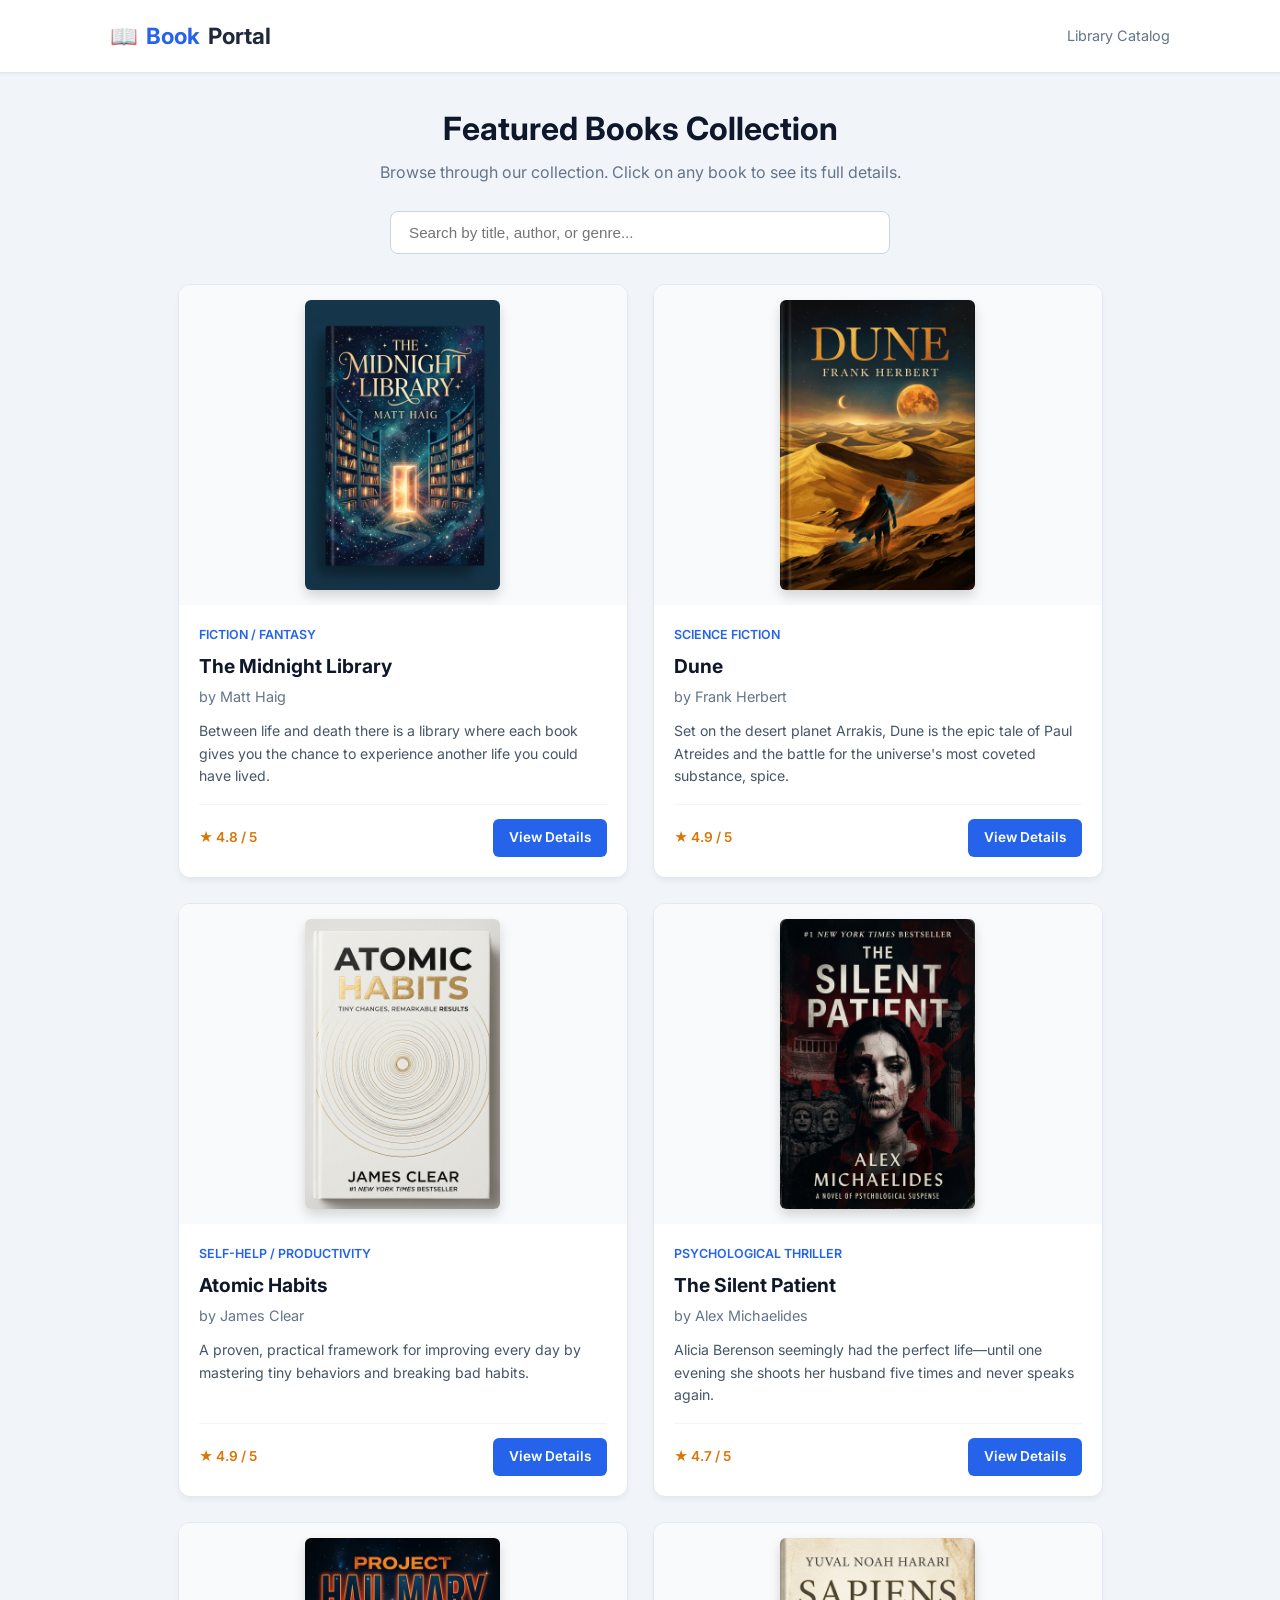
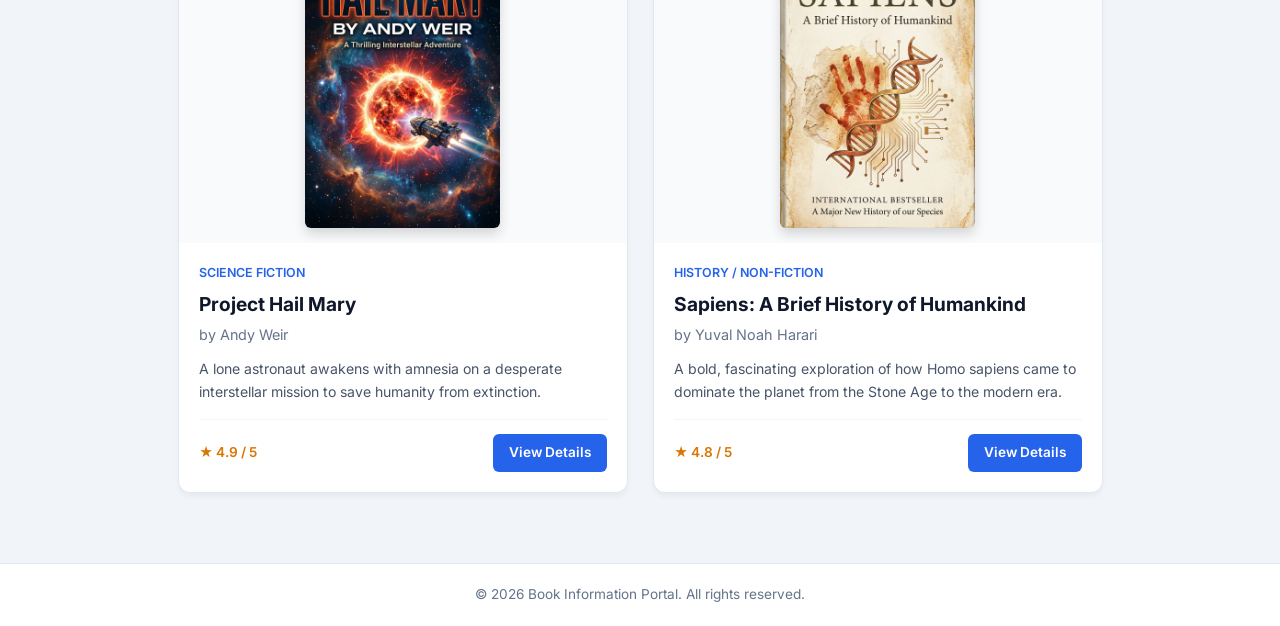
<file: index.html>
<!DOCTYPE html>
<html lang="en">
<head>
  <meta charset="UTF-8">
  <meta name="viewport" content="width=device-width, initial-scale=1.0">
  <title>Book Information Portal</title>
  <link rel="stylesheet" href="style.css">
</head>
<body>

  <!-- Header -->
  <header>
    <div class="header-container">
      <a href="index.html" class="logo">
        📖 <span>Book</span>Portal
      </a>
      <nav>
        <span style="color: #64748b; font-size: 0.9rem;">Library Catalog</span>
      </nav>
    </div>
  </header>

  <!-- Main Content -->
  <main class="container">
    <section class="intro">
      <h1>Featured Books Collection</h1>
      <p>Browse through our collection. Click on any book to see its full details.</p>
    </section>

    <!-- Search Input -->
    <div class="search-box">
      <input type="text" id="searchInput" placeholder="Search by title, author, or genre...">
    </div>

    <!-- Books List Grid -->
    <div class="books-grid" id="booksContainer">
      <!-- Book cards dynamically inserted here -->
    </div>
  </main>

  <!-- Footer -->
  <footer>
    <p>&copy; 2026 Book Information Portal. All rights reserved.</p>
  </footer>

  <!-- Scripts -->
  <script src="books.js"></script>
  <script>
    const container = document.getElementById('booksContainer');
    const searchInput = document.getElementById('searchInput');

    // Function to render books
    function displayBooks(booksList) {
      if (booksList.length === 0) {
        container.innerHTML = `
          <div style="grid-column: 1 / -1; text-align: center; padding: 40px; color: #64748b;">
            <p>No books found matching your search.</p>
          </div>
        `;
        return;
      }

      container.innerHTML = booksList.map(book => `
        <div class="book-card">
          <div class="card-img-wrap">
            <img src="${book.cover}" alt="${book.title} Cover">
          </div>
          <div class="card-body">
            <span class="card-genre">${book.genre}</span>
            <h2 class="card-title">${book.title}</h2>
            <div class="card-author">by ${book.author}</div>
            <p class="card-desc">${book.description}</p>
            <div class="card-footer">
              <span class="card-rating">★ ${book.rating}</span>
              <a href="book-details.html?id=${book.id}" class="btn-details">View Details</a>
            </div>
          </div>
        </div>
      `).join('');
    }

    // Initial render
    displayBooks(books);

    // Live search filter
    searchInput.addEventListener('input', (e) => {
      const term = e.target.value.toLowerCase().trim();
      const filtered = books.filter(b => 
        b.title.toLowerCase().includes(term) ||
        b.author.toLowerCase().includes(term) ||
        b.genre.toLowerCase().includes(term)
      );
      displayBooks(filtered);
    });
  </script>

</body>
</html>
</file>
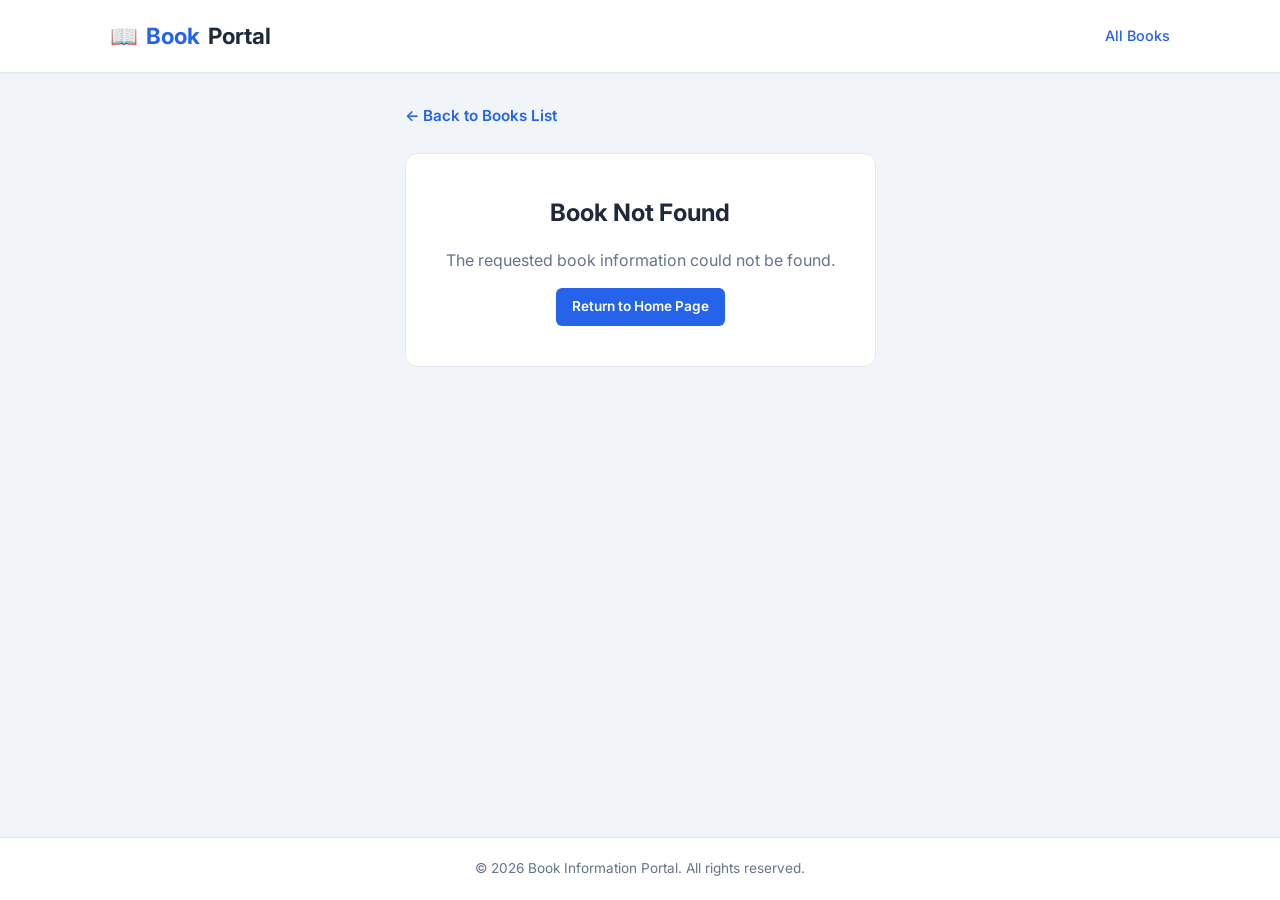
<file: book-details.html>
<!DOCTYPE html>
<html lang="en">
<head>
  <meta charset="UTF-8">
  <meta name="viewport" content="width=device-width, initial-scale=1.0">
  <title>Book Details | Book Information Portal</title>
  <link rel="stylesheet" href="style.css">
</head>
<body>

  <!-- Header -->
  <header>
    <div class="header-container">
      <a href="index.html" class="logo">
        📖 <span>Book</span>Portal
      </a>
      <nav>
        <a href="index.html" style="color: #2563eb; text-decoration: none; font-size: 0.9rem; font-weight: 500;">
          All Books
        </a>
      </nav>
    </div>
  </header>

  <!-- Main Content Container -->
  <main class="container">
    <!-- Back Button -->
    <a href="index.html" class="back-btn">
      &larr; Back to Books List
    </a>

    <!-- Detail Box -->
    <div id="detailsContainer">
      <!-- Book details dynamically rendered here -->
    </div>
  </main>

  <!-- Footer -->
  <footer>
    <p>&copy; 2026 Book Information Portal. All rights reserved.</p>
  </footer>

  <!-- Scripts -->
  <script src="books.js"></script>
  <script>
    // 1. Get the book ID from URL query parameters (e.g. ?id=1)
    const params = new URLSearchParams(window.location.search);
    const bookId = parseInt(params.get('id'), 10);

    // 2. Find matching book
    const book = books.find(b => b.id === bookId);
    const container = document.getElementById('detailsContainer');

    if (book) {
      document.title = `${book.title} - Book Details`;
      container.innerHTML = `
        <div class="details-wrapper">
          <div class="details-cover">
            <img src="${book.cover}" alt="${book.title} Cover">
          </div>
          <div class="details-content">
            <span class="card-genre">${book.genre}</span>
            <h1>${book.title}</h1>
            <div class="details-author">by <strong>${book.author}</strong></div>

            <table class="info-table">
              <tr>
                <th>Author:</th>
                <td>${book.author}</td>
              </tr>
              <tr>
                <th>Genre:</th>
                <td>${book.genre}</td>
              </tr>
              <tr>
                <th>Published Year:</th>
                <td>${book.year}</td>
              </tr>
              <tr>
                <th>Pages:</th>
                <td>${book.pages} pages</td>
              </tr>
              <tr>
                <th>ISBN-13:</th>
                <td>${book.isbn}</td>
              </tr>
              <tr>
                <th>Rating:</th>
                <td><strong style="color: #d97706;">★ ${book.rating}</strong></td>
              </tr>
              <tr>
                <th>Price:</th>
                <td><strong style="color: #16a34a;">${book.price}</strong></td>
              </tr>
            </table>

            <div class="synopsis-section">
              <h3>About this Book</h3>
              <p>${book.synopsis}</p>
            </div>
          </div>
        </div>
      `;
    } else {
      // If no valid book found
      container.innerHTML = `
        <div style="background: white; padding: 40px; border-radius: 12px; text-align: center; border: 1px solid #e2e8f0;">
          <h2>Book Not Found</h2>
          <p style="color: #64748b; margin: 15px 0;">The requested book information could not be found.</p>
          <a href="index.html" class="btn-details">Return to Home Page</a>
        </div>
      `;
    }
  </script>

</body>
</html>
</file>
<file: style.css>
/* Google Fonts */
@import url('https://fonts.googleapis.com/css2?family=Inter:wght@400;500;600;700&display=swap');

* {
  margin: 0;
  padding: 0;
  box-sizing: border-box;
}

body {
  font-family: 'Inter', -apple-system, BlinkMacSystemFont, sans-serif;
  background-color: #f1f5f9;
  color: #1e293b;
  line-height: 1.6;
  min-height: 100vh;
  display: flex;
  flex-direction: column;
}

/* Header & Navigation */
header {
  background: #ffffff;
  border-bottom: 1px solid #e2e8f0;
  padding: 18px 0;
  box-shadow: 0 1px 3px rgba(0, 0, 0, 0.05);
}

.header-container {
  max-width: 1100px;
  margin: 0 auto;
  padding: 0 20px;
  display: flex;
  justify-content: space-between;
  align-items: center;
}

.logo {
  font-size: 1.4rem;
  font-weight: 700;
  color: #1e293b;
  text-decoration: none;
  display: flex;
  align-items: center;
  gap: 8px;
}

.logo span {
  color: #2563eb;
}

/* Container */
.container {
  max-width: 1100px;
  margin: 30px auto;
  padding: 0 20px;
  flex: 1;
}

/* Intro Section */
.intro {
  text-align: center;
  margin-bottom: 25px;
}

.intro h1 {
  font-size: 2rem;
  font-weight: 700;
  color: #0f172a;
  margin-bottom: 6px;
}

.intro p {
  color: #64748b;
  font-size: 1rem;
}

/* Search Box */
.search-box {
  max-width: 500px;
  margin: 0 auto 30px;
}

.search-box input {
  width: 100%;
  padding: 12px 18px;
  border: 1px solid #cbd5e1;
  border-radius: 8px;
  font-size: 0.95rem;
  outline: none;
  transition: border-color 0.2s, box-shadow 0.2s;
}

.search-box input:focus {
  border-color: #2563eb;
  box-shadow: 0 0 0 3px rgba(37, 99, 235, 0.15);
}

/* Books Grid */
.books-grid {
  display: grid;
  grid-template-columns: repeat(auto-fill, minmax(300px, 1fr));
  gap: 25px;
}

/* Book Card */
.book-card {
  background: #ffffff;
  border-radius: 12px;
  border: 1px solid #e2e8f0;
  overflow: hidden;
  box-shadow: 0 4px 6px -1px rgba(0, 0, 0, 0.05);
  transition: transform 0.2s ease, box-shadow 0.2s ease;
  display: flex;
  flex-direction: column;
}

.book-card:hover {
  transform: translateY(-5px);
  box-shadow: 0 10px 15px -3px rgba(0, 0, 0, 0.1);
}

.card-img-wrap {
  width: 100%;
  height: 320px;
  background-color: #f8fafc;
  display: flex;
  justify-content: center;
  align-items: center;
  overflow: hidden;
  padding: 15px;
}

.card-img-wrap img {
  max-height: 100%;
  max-width: 100%;
  object-fit: contain;
  border-radius: 6px;
  box-shadow: 0 6px 12px rgba(0, 0, 0, 0.15);
  transition: transform 0.2s ease;
}

.book-card:hover .card-img-wrap img {
  transform: scale(1.04);
}

.card-body {
  padding: 20px;
  display: flex;
  flex-direction: column;
  flex-grow: 1;
}

.card-genre {
  font-size: 0.78rem;
  font-weight: 600;
  text-transform: uppercase;
  color: #2563eb;
  margin-bottom: 6px;
}

.card-title {
  font-size: 1.2rem;
  font-weight: 700;
  color: #0f172a;
  margin-bottom: 4px;
}

.card-author {
  font-size: 0.9rem;
  color: #64748b;
  margin-bottom: 12px;
}

.card-desc {
  font-size: 0.88rem;
  color: #475569;
  margin-bottom: 16px;
  display: -webkit-box;
  -webkit-line-clamp: 3;
  -webkit-box-orient: vertical;
  overflow: hidden;
  flex-grow: 1;
}

.card-footer {
  display: flex;
  justify-content: space-between;
  align-items: center;
  border-top: 1px solid #f1f5f9;
  padding-top: 14px;
  margin-top: auto;
}

.card-rating {
  font-size: 0.85rem;
  font-weight: 600;
  color: #d97706;
}

.btn-details {
  background: #2563eb;
  color: #ffffff;
  padding: 8px 16px;
  border-radius: 6px;
  font-size: 0.85rem;
  font-weight: 600;
  text-decoration: none;
  transition: background-color 0.2s;
  display: inline-block;
}

.btn-details:hover {
  background: #1d4ed8;
}

/* =========================================
   BOOK DETAILS PAGE STYLES
   ========================================= */
.back-btn {
  display: inline-flex;
  align-items: center;
  gap: 8px;
  color: #2563eb;
  font-weight: 600;
  text-decoration: none;
  margin-bottom: 25px;
  font-size: 0.95rem;
}

.back-btn:hover {
  text-decoration: underline;
}

.details-wrapper {
  background: #ffffff;
  border: 1px solid #e2e8f0;
  border-radius: 12px;
  padding: 35px;
  box-shadow: 0 4px 6px -1px rgba(0, 0, 0, 0.05);
  display: grid;
  grid-template-columns: 320px 1fr;
  gap: 40px;
}

.details-cover {
  display: flex;
  flex-direction: column;
  align-items: center;
}

.details-cover img {
  width: 100%;
  max-width: 280px;
  border-radius: 8px;
  box-shadow: 0 10px 25px rgba(0, 0, 0, 0.2);
  object-fit: cover;
}

.details-content h1 {
  font-size: 2.2rem;
  color: #0f172a;
  margin-bottom: 6px;
}

.details-author {
  font-size: 1.15rem;
  color: #64748b;
  margin-bottom: 16px;
}

.info-table {
  width: 100%;
  border-collapse: collapse;
  margin: 20px 0;
}

.info-table th {
  text-align: left;
  padding: 10px 12px;
  color: #64748b;
  font-size: 0.9rem;
  width: 160px;
  border-bottom: 1px solid #f1f5f9;
}

.info-table td {
  padding: 10px 12px;
  color: #0f172a;
  font-weight: 500;
  font-size: 0.95rem;
  border-bottom: 1px solid #f1f5f9;
}

.synopsis-section {
  margin-top: 25px;
}

.synopsis-section h3 {
  font-size: 1.2rem;
  color: #0f172a;
  margin-bottom: 10px;
}

.synopsis-section p {
  color: #334155;
  line-height: 1.8;
  font-size: 1rem;
}

/* Footer */
footer {
  background: #ffffff;
  border-top: 1px solid #e2e8f0;
  text-align: center;
  padding: 20px;
  color: #64748b;
  font-size: 0.85rem;
  margin-top: 40px;
}

/* Responsive */
@media (max-width: 768px) {
  .details-wrapper {
    grid-template-columns: 1fr;
    padding: 20px;
  }
  .details-cover {
    margin-bottom: 20px;
  }
}
</file>
